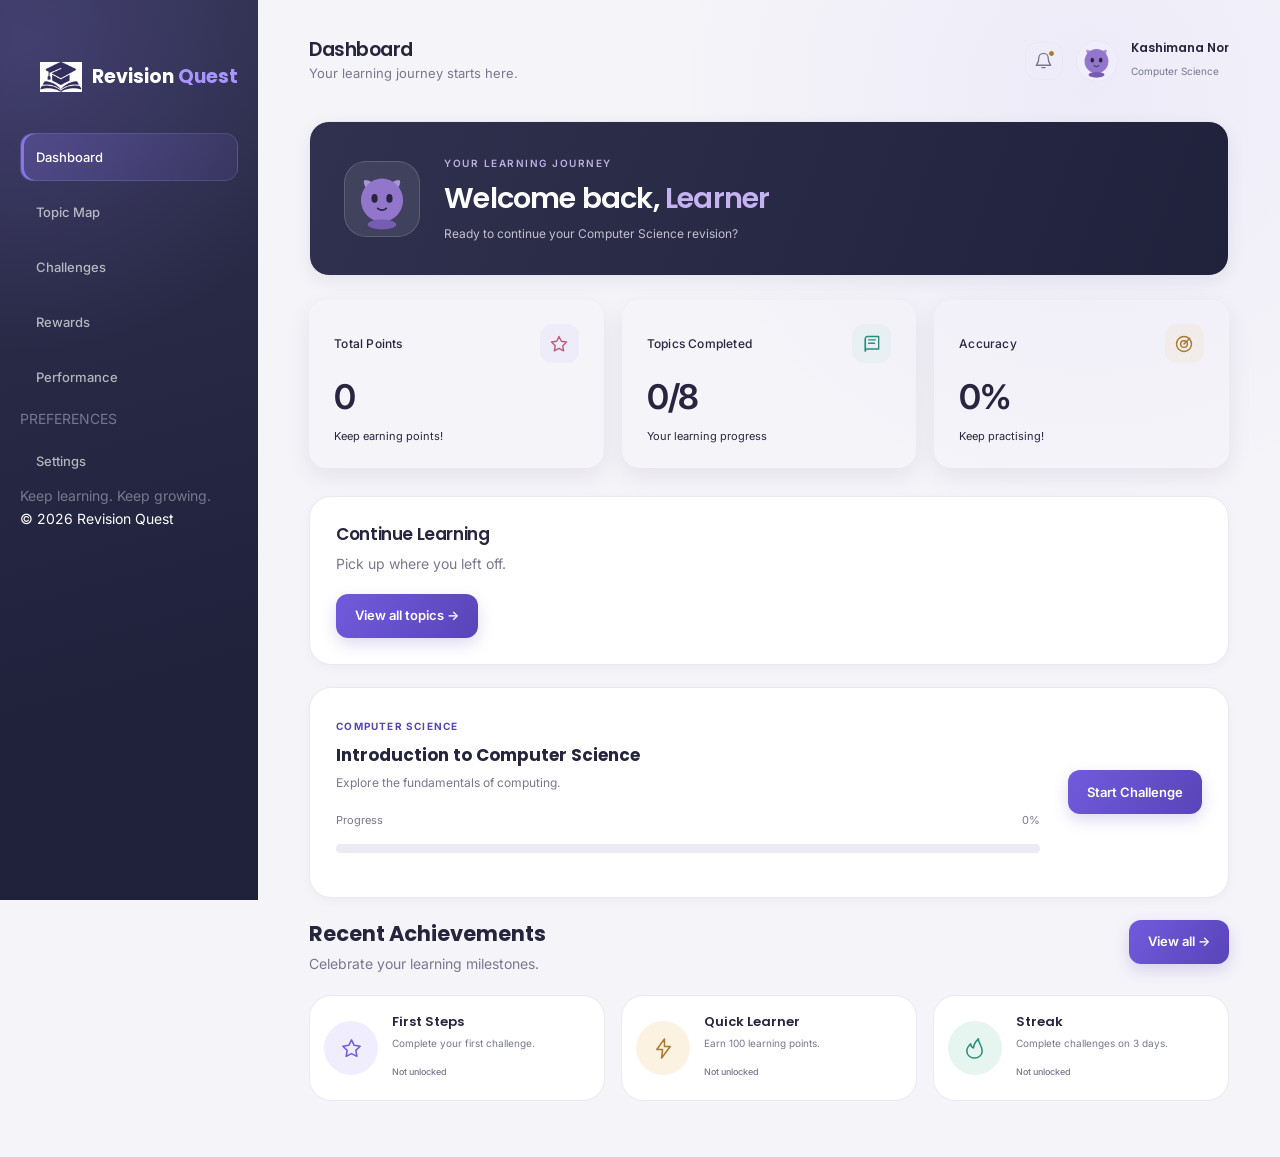
<file: index.html>
<!doctype html>
<html lang="en">
  <head>
    <meta charset="UTF-8" />
    <meta name="viewport" content="width=device-width, initial-scale=1.0" />
    <meta
      name="description"
      content="Subject Revision Quest - Make learning an adventure."
    />
    <title>Subject Revision Quest | Dashboard</title>

    <!-- Google Fonts -->
    <link rel="preconnect" href="https://fonts.googleapis.com" />
    <link rel="preconnect" href="https://fonts.gstatic.com" crossorigin />
    <link
      href="https://fonts.googleapis.com/css2?family=Inter:wght@400;500;600;700&family=Poppins:wght@500;600;700&display=swap"
      rel="stylesheet"
    />

    <!-- Main stylesheet -->
    <link rel="stylesheet" href="css/style.css" />

    <!-- JavaScript -->
    <script src="javascript/app.js" defer></script>
  </head>

  <body>
    <div class="app-container">
      <!-- SIDEBAR -->
      <aside class="sidebar">
        <div class="logo">
          <img src="img/logo.jpg" alt="Revision Quest" />
          <h1>Revision <span>Quest</span></h1>
        </div>

        <nav class="sidebar-navigation" aria-label="Main navigation">
          <a href="index.html" class="nav-link active"> Dashboard </a>

          <a href="topics.html" class="nav-link"> Topic Map </a>

          <a href="challenges.html" class="nav-link"> Challenges </a>

          <a href="rewards.html" class="nav-link"> Rewards </a>

          <a href="performance.html" class="nav-link"> Performance </a>

          <p class="nav-heading">PREFERENCES</p>

          <a href="settings.html" class="nav-link"> Settings </a>
        </nav>

        <div class="sidebar-footer">
          <p>Keep learning. Keep growing.</p>
          <span>© 2026 Revision Quest</span>
        </div>
      </aside>

      <!-- MAIN CONTENT -->
      <main class="main-content">
        <!-- TOP HEADER -->
        <header class="top-header">
          <div class="header-title">
            <h2>Dashboard</h2>
            <p>Your learning journey starts here.</p>
          </div>

          <div class="user-profile">
            <button
              class="notification-icon"
              type="button"
              aria-label="Notifications"
            >
              <svg viewBox="0 0 24 24" fill="none" aria-hidden="true">
                <path
                  d="M18 9A6 6 0 0 0 6 9C6 16 3 16 3 18H21C21 16 18 16 18 9Z"
                  stroke="currentColor"
                  stroke-width="1.7"
                  stroke-linecap="round"
                  stroke-linejoin="round"
                />
                <path
                  d="M10 21H14"
                  stroke="currentColor"
                  stroke-width="1.7"
                  stroke-linecap="round"
                />
              </svg>
              <span class="notification-dot"></span>
            </button>

            <div
              class="user-avatar"
              role="img"
              aria-label="Questling profile avatar"
            >
              <svg
                viewBox="0 0 100 100"
                role="img"
                aria-label="Questling mascot"
              >
                <path d="M25 35 Q12 10 37 25 L40 37" fill="#A895DB" />
                <path d="M75 35 Q88 10 63 25 L60 37" fill="#A895DB" />

                <ellipse cx="50" cy="52" rx="34" ry="35" fill="#9176CC" />

                <ellipse cx="38" cy="49" rx="5" ry="7" fill="#29233D" />
                <ellipse cx="62" cy="49" rx="5" ry="7" fill="#29233D" />

                <path
                  d="M43 65 Q50 71 57 65"
                  fill="none"
                  stroke="#29233D"
                  stroke-width="2.5"
                  stroke-linecap="round"
                />

                <ellipse cx="50" cy="91" rx="23" ry="8" fill="#765DB1" />
              </svg>
            </div>

            <div class="user-details">
              <h3>Kashimana Nor</h3>
              <span>Computer Science</span>
            </div>
          </div>
        </header>

        <!-- DASHBOARD VIEW -->
        <section class="page-section" id="dashboard">
          <!-- WELCOME SECTION -->

          <section class="welcome-banner">
            <div class="welcome-character">
              <svg
                viewBox="0 0 100 100"
                role="img"
                aria-label="Questling mascot"
              >
                <path d="M25 35 Q12 10 37 25 L40 37" fill="#A895DB" />
                <path d="M75 35 Q88 10 63 25 L60 37" fill="#A895DB" />

                <ellipse cx="50" cy="52" rx="34" ry="35" fill="#9176CC" />

                <ellipse cx="38" cy="49" rx="5" ry="7" fill="#29233D" />
                <ellipse cx="62" cy="49" rx="5" ry="7" fill="#29233D" />

                <path
                  d="M43 65 Q50 71 57 65"
                  fill="none"
                  stroke="#29233D"
                  stroke-width="2.5"
                  stroke-linecap="round"
                />

                <ellipse cx="50" cy="91" rx="23" ry="8" fill="#765DB1" />
              </svg>
            </div>

            <div class="welcome-copy">
              <span class="welcome-eyebrow">YOUR LEARNING JOURNEY</span>
              <h2>Welcome back, <span id="welcome-name">Learner</span></h2>
              <p>Ready to continue your Computer Science revision?</p>
            </div>
          </section>

          <!-- DASHBOARD STATISTICS -->
          <section class="statistics-section" aria-label="Learning statistics">
            <article class="stat-card">
              <div class="stat-card-top">
                <span class="stat-label">Total Points</span>
                <div class="stat-icon points-icon" aria-hidden="true">
                  <svg viewBox="0 0 24 24" fill="none">
                    <path
                      d="M12 3L14.8 8.7L21 9.6L16.5 14L17.6 20.2L12 17.3L6.4 20.2L7.5 14L3 9.6L9.2 8.7L12 3Z"
                      stroke="currentColor"
                      stroke-width="1.7"
                      stroke-linejoin="round"
                    />
                  </svg>
                </div>
              </div>

              <h3 id="total-points">0</h3>
              <span class="stat-caption">Keep earning points!</span>
            </article>

            <article class="stat-card">
              <div class="stat-card-top">
                <span class="stat-label">Topics Completed</span>
                <div class="stat-icon topics-icon" aria-hidden="true">
                  <svg viewBox="0 0 24 24" fill="none">
                    <path
                      d="M4 5.5A2.5 2.5 0 0 1 6.5 3H20V18H6.5A2.5 2.5 0 0 0 4 20.5V5.5Z"
                      stroke="currentColor"
                      stroke-width="1.7"
                      stroke-linejoin="round"
                    />
                    <path
                      d="M4 5.5V20.5M8 7H16M8 11H15"
                      stroke="currentColor"
                      stroke-width="1.7"
                      stroke-linecap="round"
                    />
                  </svg>
                </div>
              </div>

              <h3 id="completed-topics">0/8</h3>
              <span class="stat-caption">Your learning progress</span>
            </article>

            <article class="stat-card">
              <div class="stat-card-top">
                <span class="stat-label">Accuracy</span>
                <div class="stat-icon accuracy-icon" aria-hidden="true">
                  <svg viewBox="0 0 24 24" fill="none">
                    <circle
                      cx="12"
                      cy="12"
                      r="9"
                      stroke="currentColor"
                      stroke-width="1.7"
                    />
                    <circle
                      cx="12"
                      cy="12"
                      r="4"
                      stroke="currentColor"
                      stroke-width="1.7"
                    />
                    <path
                      d="M12 12L19 5"
                      stroke="currentColor"
                      stroke-width="1.7"
                      stroke-linecap="round"
                    />
                  </svg>
                </div>
              </div>

              <h3 id="accuracy">0%</h3>
              <span class="stat-caption">Keep practising!</span>
            </article>
          </section>

          <!-- LEARNING PROGRESS -->
          <section class="learning-section">
            <div class="section-heading">
              <div>
                <h2>Continue Learning</h2>
                <p>Pick up where you left off.</p>
              </div>

              <button class="text-button" type="button" data-view="topics">
                <span>View all topics</span>
                <span class="button-arrow" aria-hidden="true">→</span>
              </button>
            </div>

            <article class="learning-card">
              <div class="learning-details">
                <span class="category-label">COMPUTER SCIENCE</span>

                <h3>Introduction to Computer Science</h3>

                <p>Explore the fundamentals of computing.</p>

                <div class="progress-information">
                  <span>Progress</span>
                  <span id="learning-progress-text">0%</span>
                </div>

                <progress id="learning-progress" value="0" max="100">
                  0%
                </progress>
              </div>

              <button
                class="primary-button"
                type="button"
                data-view="challenges"
              >
                Start Challenge
              </button>
            </article>
          </section>

          <!-- ACHIEVEMENTS -->
          <section class="achievements-section">
            <div class="achievements-heading">
              <div>
                <h2>Recent Achievements</h2>
                <p>Celebrate your learning milestones.</p>
              </div>

              <button class="text-button" type="button" data-view="rewards">
                View all →
              </button>
            </div>

            <div class="achievement-list">
              <article class="achievement-card">
                <div class="achievement-icon first-steps-icon">
                  <svg viewBox="0 0 24 24" fill="none" aria-hidden="true">
                    <path
                      d="M12 3L14.8 8.7L21 9.6L16.5 14L17.6 20.2L12 17.3L6.4 20.2L7.5 14L3 9.6L9.2 8.7L12 3Z"
                      stroke="currentColor"
                      stroke-width="1.6"
                      stroke-linejoin="round"
                    />
                  </svg>
                </div>

                <div class="achievement-details">
                  <h3>First Steps</h3>
                  <p>Complete your first challenge.</p>
                  <span class="achievement-status">Not unlocked</span>
                </div>
              </article>

              <article class="achievement-card">
                <div class="achievement-icon quick-learner-icon">
                  <svg viewBox="0 0 24 24" fill="none" aria-hidden="true">
                    <path
                      d="M13 2L5 13H11L10 22L19 10H13L13 2Z"
                      stroke="currentColor"
                      stroke-width="1.6"
                      stroke-linejoin="round"
                    />
                  </svg>
                </div>

                <div class="achievement-details">
                  <h3>Quick Learner</h3>
                  <p>Earn 100 learning points.</p>
                  <span class="achievement-status">Not unlocked</span>
                </div>
              </article>

              <article class="achievement-card">
                <div class="achievement-icon consistency-icon">
                  <svg viewBox="0 0 24 24" fill="none" aria-hidden="true">
                    <path
                      d="M12 22C7.5 22 4 18.8 4 14.5C4 11.4 6 9 8 7C8 10 10 11 11 11.5C11 7.5 14 4 16 2C16 6 20 9.5 20 14.5C20 18.8 16.5 22 12 22Z"
                      stroke="currentColor"
                      stroke-width="1.6"
                      stroke-linejoin="round"
                    />
                  </svg>
                </div>

                <div class="achievement-details">
                  <h3>Streak</h3>
                  <p>Complete challenges on 3 days.</p>
                  <span class="achievement-status">Not unlocked</span>
                </div>
              </article>
            </div>
          </section>
        </section>

        <!-- CHALLENGES VIEW -->
        <section class="page-section" id="challenges" hidden>
          <h2>Practice Challenges</h2>
          <p>Test your knowledge and earn points.</p>
          <div id="quiz-container"></div>
        </section>

        <!-- REWARDS VIEW -->
        <section class="page-section" id="rewards" hidden>
          <h2>My Rewards</h2>
          <p>Track your achievements and milestones.</p>
          <div id="rewards-container"></div>
        </section>

        <!-- PERFORMANCE VIEW -->
        <section class="page-section" id="performance" hidden>
          <h2>My Performance</h2>
          <p>See how far you've come in your learning journey.</p>
          <div id="performance-container"></div>
        </section>

        <!-- SETTINGS VIEW -->
        <section class="page-section" id="settings" hidden>
          <h2>Settings</h2>
          <p>Manage your learning preferences.</p>
          <button type="button" id="reset-progress">Reset Progress</button>
        </section>
      </main>
    </div>
  </body>
</html>
</file>
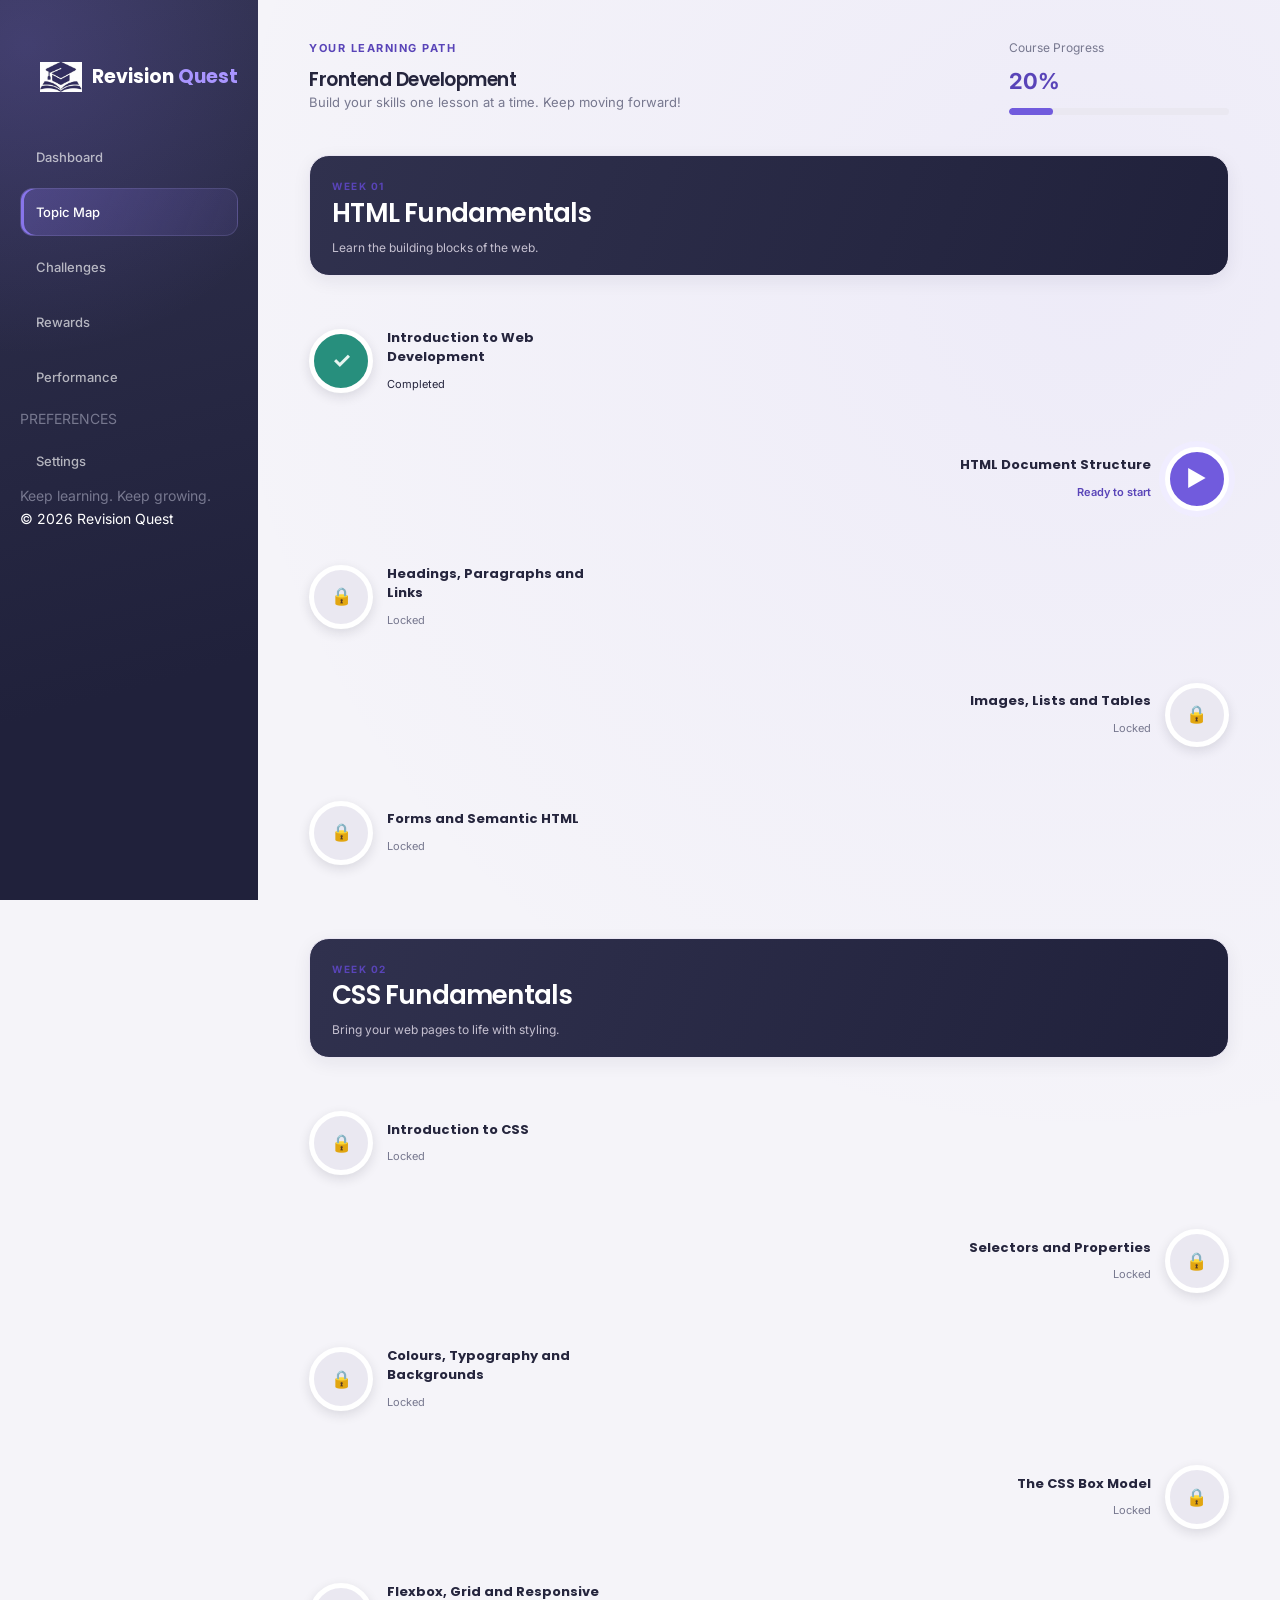
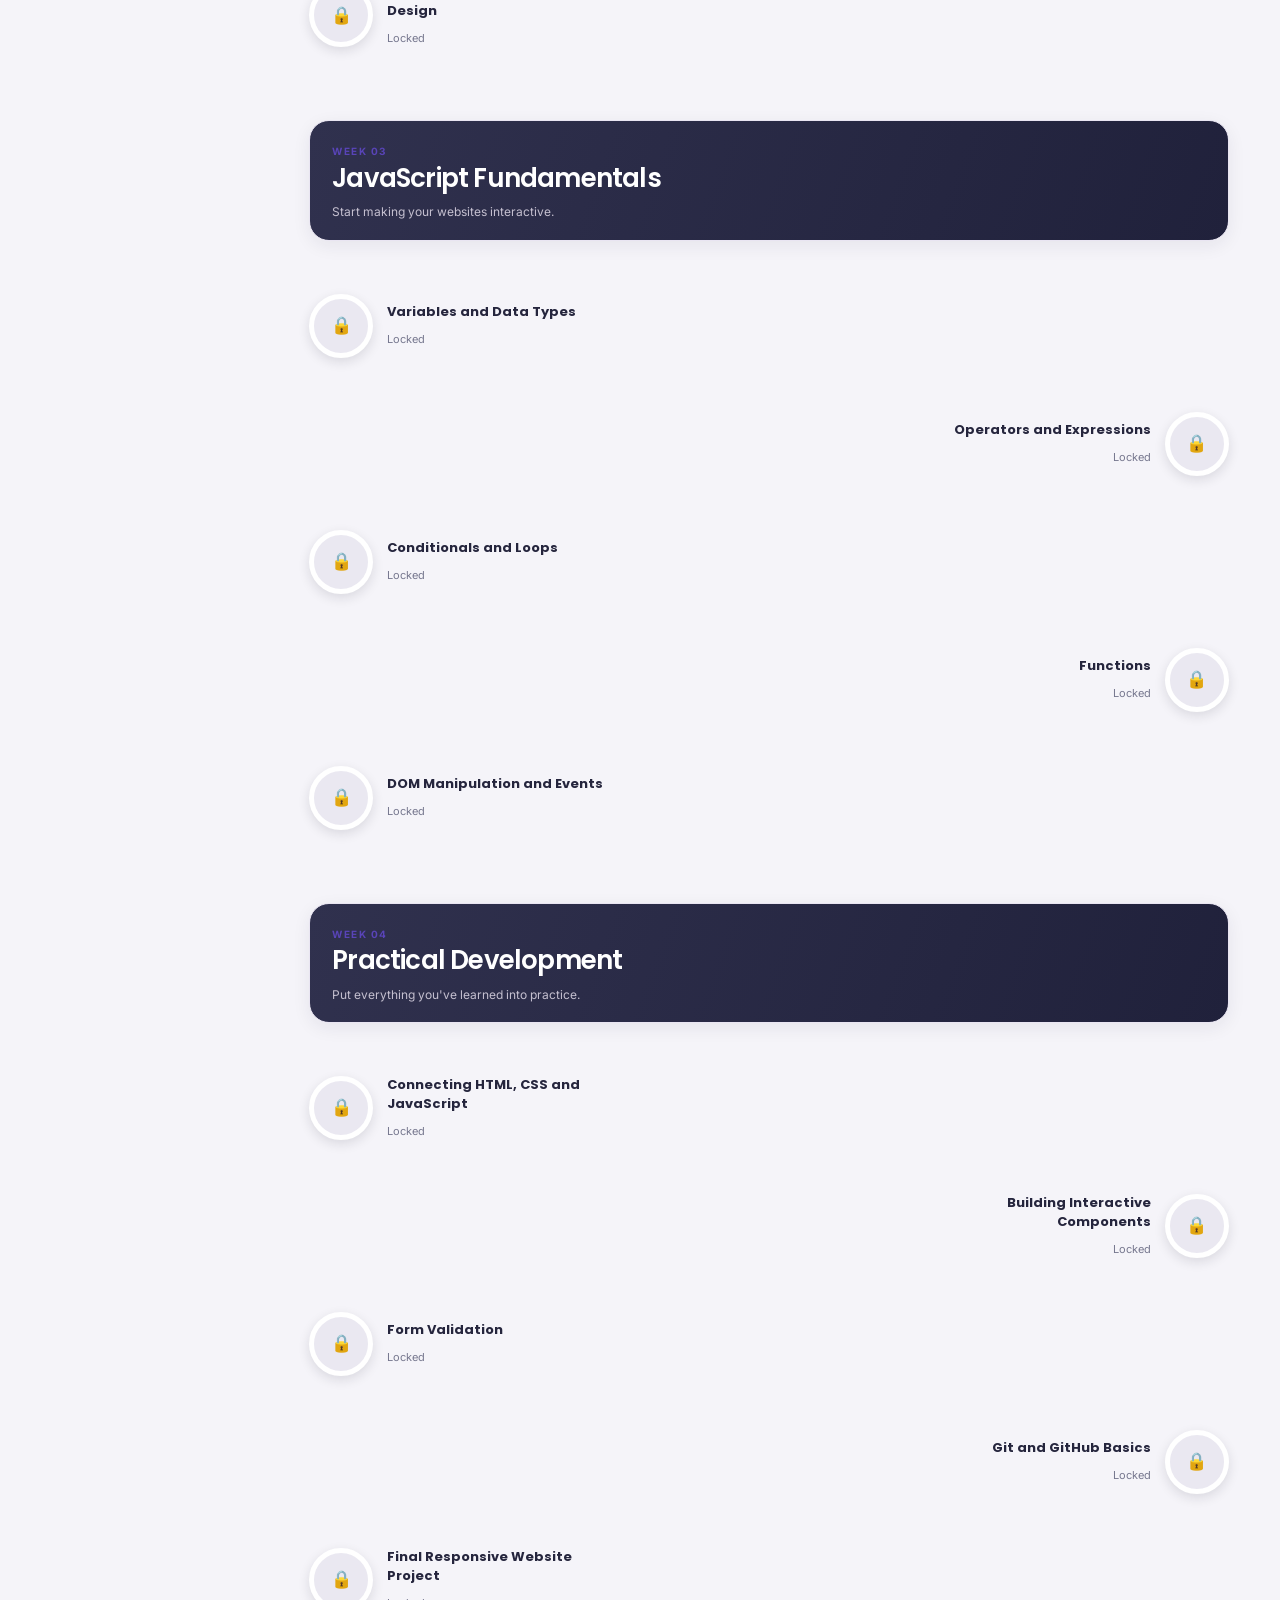
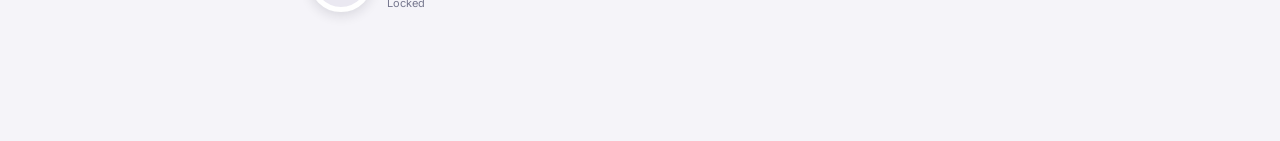
<file: topics.html>
<!doctype html>
<html lang="en">
  <head>
    <meta charset="UTF-8" />
    <meta name="viewport" content="width=device-width, initial-scale=1.0" />
    <meta
      name="description"
      content="Subject Revision Quest - Make learning an adventure."
    />
    <title>Subject Revision Quest | Dashboard</title>

    <!-- Google Fonts -->
    <link rel="preconnect" href="https://fonts.googleapis.com" />
    <link rel="preconnect" href="https://fonts.gstatic.com" crossorigin />
    <link
      href="https://fonts.googleapis.com/css2?family=Inter:wght@400;500;600;700&family=Poppins:wght@500;600;700&display=swap"
      rel="stylesheet"
    />

    <!-- Main stylesheet -->
    <link rel="stylesheet" href="css/style.css" />

    <!-- JavaScript -->
    <script src="javascript/app.js" defer></script>
  </head>

  <body>
    <div class="app-container">
      <!-- SIDEBAR -->
      <aside class="sidebar">
        <div class="logo">
          <img src="img/logo.jpg" alt="Revision Quest" />
          <h1>Revision <span>Quest</span></h1>
        </div>

        <nav class="sidebar-navigation" aria-label="Main navigation">
          <a href="index.html" class="nav-link"> Dashboard </a>

          <a href="topics.html" class="nav-link active"> Topic Map </a>

          <a href="challenges.html" class="nav-link"> Challenges </a>

          <a href="rewards.html" class="nav-link"> Rewards </a>

          <a href="performance.html" class="nav-link"> Performance </a>

          <p class="nav-heading">PREFERENCES</p>

          <a href="settings.html" class="nav-link"> Settings </a>
        </nav>

        <div class="sidebar-footer">
          <p>Keep learning. Keep growing.</p>
          <span>© 2026 Revision Quest</span>
        </div>
      </aside>

      <main class="main-content">
        <!-- Topic Map Heading -->
        <section class="topic-map-header">
          <div>
            <p class="eyebrow">YOUR LEARNING PATH</p>
            <h2>Frontend Development</h2>
            <p>Build your skills one lesson at a time. Keep moving forward!</p>
          </div>

          <div class="course-progress">
            <span>Course Progress</span>
            <strong>20%</strong>
            <div class="progress-track">
              <div class="progress-fill" style="width: 20%"></div>
            </div>
          </div>
        </section>

        <!-- LEARNING AREA -->
        <section class="learning-area" id="learningArea" hidden>
          <div class="learning-area-header">
            <div>
              <p class="eyebrow">YOUR CURRENT LESSON</p>
              <h2 id="lessonTitle">HTML Document Structure</h2>
            </div>

            <button type="button" id="closeLesson">Back to Topic Map</button>
          </div>

          <!-- VIDEO SECTION -->
          <div class="activity-section">
            <h3>1. Watch and Learn</h3>
            <div class="video-container" id="videoContainer">
              <p>Your lesson video will appear here.</p>
            </div>
          </div>

          <!-- CODING SECTION -->

          <div class="activity-section">
            <h3>2. Coding Practice</h3>

            <div class="exercise-instructions">
              <h4>Your Challenge</h4>
              <p>Create a simple HTML page containing:</p>
              <ul>
                <li>A heading that says "Welcome to My Website".</li>
                <li>A paragraph that says "I am learning web development".</li>
                <li>A link to https://www.google.com.</li>
              </ul>
            </div>

            <label for="codeEditor">Write your HTML code below:</label>

            <textarea
              id="codeEditor"
              placeholder="Write your HTML code here..."
              rows="12"
              spellcheck="false"
            >
            </textarea>

            <button type="button" id="submitCode">Submit Code</button>

            <div id="codeFeedback" aria-live="polite"></div>
          </div>

          <!-- QUIZ SECTION -->
          <div class="activity-section">
            <h3>3. Test Your Knowledge</h3>
            <div id="quizContainer">
              <p>Your lesson quiz will appear here.</p>
            </div>
          </div>
        </section>

        <!-- Topic Map -->
        <section class="topic-map-section">
          <!-- Week 1 -->
          <div class="week-section">
            <div class="week-heading">
              <span>WEEK 01</span>
              <h3>HTML Fundamentals</h3>
              <p>Learn the building blocks of the web.</p>
            </div>

            <div class="lesson-path">
              <div
                class="lesson-node completed"
                data-topic-id="introduction-to-web-development"
                role="button"
                tabindex="0"
              >
                <div class="lesson-circle">✓</div>
                <div class="lesson-info">
                  <h4>Introduction to Web Development</h4>
                  <span>Completed</span>
                </div>
              </div>

              <div
                class="lesson-node available"
                data-topic-id="html-document-structure"
                role="button"
                tabindex="0"
              >
                <div class="lesson-circle">▶</div>
                <div class="lesson-info">
                  <h4>HTML Document Structure</h4>
                  <span>Ready to start</span>
                </div>
              </div>

              <div
                class="lesson-node locked"
                data-topic-id="headings-paragraphs-and-links"
                role="button"
                tabindex="0"
              >
                <div class="lesson-circle">🔒</div>
                <div class="lesson-info">
                  <h4>Headings, Paragraphs and Links</h4>
                  <span>Locked</span>
                </div>
              </div>

              <div
                class="lesson-node locked"
                data-topic-id="images-lists-tables"
                role="button"
                tabindex="0"
              >
                <div class="lesson-circle">🔒</div>
                <div class="lesson-info">
                  <h4>Images, Lists and Tables</h4>
                  <span>Locked</span>
                </div>
              </div>

              <div
                class="lesson-node locked"
                data-topic-id="forms-semantic-html"
                role="button"
                tabindex="0"
              >
                <div class="lesson-circle">🔒</div>
                <div class="lesson-info">
                  <h4>Forms and Semantic HTML</h4>
                  <span>Locked</span>
                </div>
              </div>
            </div>
          </div>

          <!-- Week 2 -->
          <div class="week-section">
            <div class="week-heading">
              <span>WEEK 02</span>
              <h3>CSS Fundamentals</h3>
              <p>Bring your web pages to life with styling.</p>
            </div>

            <div class="lesson-path">
              <div class="lesson-node locked">
                <div class="lesson-circle">🔒</div>
                <div class="lesson-info">
                  <h4>Introduction to CSS</h4>
                  <span>Locked</span>
                </div>
              </div>

              <div class="lesson-node locked">
                <div class="lesson-circle">🔒</div>
                <div class="lesson-info">
                  <h4>Selectors and Properties</h4>
                  <span>Locked</span>
                </div>
              </div>

              <div class="lesson-node locked">
                <div class="lesson-circle">🔒</div>
                <div class="lesson-info">
                  <h4>Colours, Typography and Backgrounds</h4>
                  <span>Locked</span>
                </div>
              </div>

              <div class="lesson-node locked">
                <div class="lesson-circle">🔒</div>
                <div class="lesson-info">
                  <h4>The CSS Box Model</h4>
                  <span>Locked</span>
                </div>
              </div>

              <div class="lesson-node locked">
                <div class="lesson-circle">🔒</div>
                <div class="lesson-info">
                  <h4>Flexbox, Grid and Responsive Design</h4>
                  <span>Locked</span>
                </div>
              </div>
            </div>
          </div>

          <!-- Week 3 -->
          <div class="week-section">
            <div class="week-heading">
              <span>WEEK 03</span>
              <h3>JavaScript Fundamentals</h3>
              <p>Start making your websites interactive.</p>
            </div>

            <div class="lesson-path">
              <div class="lesson-node locked">
                <div class="lesson-circle">🔒</div>
                <div class="lesson-info">
                  <h4>Variables and Data Types</h4>
                  <span>Locked</span>
                </div>
              </div>

              <div class="lesson-node locked">
                <div class="lesson-circle">🔒</div>
                <div class="lesson-info">
                  <h4>Operators and Expressions</h4>
                  <span>Locked</span>
                </div>
              </div>

              <div class="lesson-node locked">
                <div class="lesson-circle">🔒</div>
                <div class="lesson-info">
                  <h4>Conditionals and Loops</h4>
                  <span>Locked</span>
                </div>
              </div>

              <div class="lesson-node locked">
                <div class="lesson-circle">🔒</div>
                <div class="lesson-info">
                  <h4>Functions</h4>
                  <span>Locked</span>
                </div>
              </div>

              <div class="lesson-node locked">
                <div class="lesson-circle">🔒</div>
                <div class="lesson-info">
                  <h4>DOM Manipulation and Events</h4>
                  <span>Locked</span>
                </div>
              </div>
            </div>
          </div>

          <!-- Week 4 -->
          <div class="week-section">
            <div class="week-heading">
              <span>WEEK 04</span>
              <h3>Practical Development</h3>
              <p>Put everything you've learned into practice.</p>
            </div>

            <div class="lesson-path">
              <div class="lesson-node locked">
                <div class="lesson-circle">🔒</div>
                <div class="lesson-info">
                  <h4>Connecting HTML, CSS and JavaScript</h4>
                  <span>Locked</span>
                </div>
              </div>

              <div class="lesson-node locked">
                <div class="lesson-circle">🔒</div>
                <div class="lesson-info">
                  <h4>Building Interactive Components</h4>
                  <span>Locked</span>
                </div>
              </div>

              <div class="lesson-node locked">
                <div class="lesson-circle">🔒</div>
                <div class="lesson-info">
                  <h4>Form Validation</h4>
                  <span>Locked</span>
                </div>
              </div>

              <div class="lesson-node locked">
                <div class="lesson-circle">🔒</div>
                <div class="lesson-info">
                  <h4>Git and GitHub Basics</h4>
                  <span>Locked</span>
                </div>
              </div>

              <div class="lesson-node locked">
                <div class="lesson-circle">🔒</div>
                <div class="lesson-info">
                  <h4>Final Responsive Website Project</h4>
                  <span>Locked</span>
                </div>
              </div>
            </div>
          </div>
        </section>
      </main>
    </div>
  </body>
</html>
</file>
<file: css/style.css>
/* 1. DESIGN TOKENS */

:root {
  /* Brand palette */
  --ink-950: #17172b;
  --ink-900: #20213b;
  --ink-800: #30314e;
  --ink-600: #656780;

  --violet-700: #5944b8;
  --violet-600: #715bdd;
  --violet-500: #8875eb;
  --violet-100: #f0edff;

  --jade-600: #278f7d;
  --jade-100: #e7f5f0;

  --champagne-600: #a97831;
  --champagne-100: #fbf2e2;

  --rose-600: #b65e78;
  --rose-100: #f9eaf0;

  /* Surfaces */
  --canvas: #f5f4f9;
  --surface: #ffffff;
  --surface-subtle: #faf9fc;
  --border: #eae8f1;

  /* Text */
  --text-primary: #25253d;
  --text-secondary: #77788f;
  --text-muted: #a0a0b2;
  --text-inverse: #ffffff;

  /* Shape and elevation */
  --radius-sm: 10px;
  --radius-md: 16px;
  --radius-lg: 22px;
  --radius-xl: 28px;

  --shadow-soft: 0 3px 12px rgba(29, 25, 65, 0.035);

  --shadow-card: 0 8px 28px rgba(29, 25, 65, 0.055);

  --shadow-elevated: 0 18px 48px rgba(29, 25, 65, 0.1);

  /* Layout */
  --sidebar-width: 258px;
  --content-max-width: 1440px;

  /* Motion */
  --transition-fast: 180ms ease;
  --transition-smooth: 280ms ease;
}

/* 2. RESET AND GLOBAL STYLES */

* {
  margin: 0;
  padding: 0;
  box-sizing: border-box;
}

html {
  scroll-behavior: smooth;
}

body {
  min-height: 100vh;
  background:
    radial-gradient(
      circle at 85% 8%,
      rgba(136, 117, 235, 0.07),
      transparent 27%
    ),
    var(--canvas);

  color: var(--text-primary);
  font-family: "Inter", sans-serif;
  font-size: 14px;
  line-height: 1.6;
  -webkit-font-smoothing: antialiased;
}

button,
input,
textarea,
select {
  font: inherit;
}

button {
  cursor: pointer;
}

button:focus-visible,
a:focus-visible {
  outline: 3px solid rgba(113, 91, 221, 0.45);
  outline-offset: 3px;
}

img {
  max-width: 100%;
  display: block;
}

h1,
h2,
h3,
h4 {
  color: var(--text-primary);
  font-family: "Poppins", sans-serif;
  line-height: 1.3;
}

p {
  color: var(--text-secondary);
}

[hidden] {
  display: none !important;
}

/* 3. MAIN APPLICATION LAYOUT */

.app-container {
  display: grid;
  grid-template-columns: var(--sidebar-width) minmax(0, 1fr);
  min-height: 100vh;
}

/* 4. SIDEBAR */

.sidebar {
  position: sticky;
  top: 0;
  height: 100vh;
  display: flex;
  flex-direction: column;
  padding: 32px 20px;

  color: var(--text-inverse);

  background:
    radial-gradient(
      circle at 10% 5%,
      rgba(136, 117, 235, 0.22),
      transparent 35%
    ),
    linear-gradient(165deg, var(--ink-800), var(--ink-900) 75%);

  overflow-y: auto;
  z-index: 10;
}

.logo {
  display: flex;
  align-items: center;
  gap: 10px;
  padding: 24px 20px 35px;
}

.logo img {
  width: 42px;
  height: 42px;
  object-fit: contain;
}

.logo h1 {
  font-size: 19px;
  font-weight: 700;
  color: #ffffff;
  white-space: nowrap;
}

.logo h1 span {
  color: #a995ff;
}
/* Navigation */

.sidebar nav {
  display: flex;
  flex-direction: column;
  gap: 7px;
}

.nav-link {
  display: flex;
  align-items: center;
  width: 100%;
  min-height: 48px;
  padding: 12px 15px;
  text-decoration: none;
  border: 1px solid transparent;
  border-radius: 13px;
  background: transparent;
  cursor: pointer;
  color: rgba(255, 255, 255, 0.66);
  text-align: left;
  font-size: 13px;
  font-weight: 500;

  transition:
    background var(--transition-fast),
    color var(--transition-fast),
    border-color var(--transition-fast),
    transform var(--transition-fast);
}

.nav-link:hover {
  background: rgba(255, 255, 255, 0.075);
  color: var(--text-inverse);
  transform: translateX(2px);
}

.nav-link.active {
  background: linear-gradient(
    110deg,
    rgba(136, 117, 235, 0.29),
    rgba(136, 117, 235, 0.11)
  );

  border-color: rgba(184, 171, 255, 0.16);
  color: #ffffff;
  box-shadow: inset 3px 0 0 var(--violet-500);
}

/* 5. MAIN CONTENT AREA */

.main-content {
  width: 100%;
  max-width: var(--content-max-width);
  min-width: 0;
  margin: 0 auto;
  padding: 38px clamp(22px, 4vw, 58px) 56px;
}

/* 6. TOP HEADER */

.top-header {
  display: flex;
  align-items: center;
  justify-content: space-between;
  gap: 20px;
  margin-bottom: 38px;
}

.top-header p {
  font-size: 13px;
  color: var(--text-secondary);
}

.top-header h2 {
  font-size: 19px;
  font-weight: 600;
  letter-spacing: -0.5px;
}

/* USER PROFILE */

.user-profile {
  display: flex;
  align-items: center;
  gap: 13px;
}

.notification-icon {
  position: relative;
  display: grid;
  place-items: center;

  width: 38px;
  height: 38px;

  color: var(--text-secondary);
  background: transparent;
  border: 1px solid var(--border);
  border-radius: 12px;

  cursor: pointer;
  transition:
    background 0.2s ease,
    color 0.2s ease;
}

.notification-icon svg {
  width: 19px;
  height: 19px;
}

.notification-icon:hover {
  color: var(--text-primary);
  background: var(--violet-100);
}

.notification-dot {
  position: absolute;
  top: 7px;
  right: 7px;

  width: 7px;
  height: 7px;

  background: var(--champagne-600);
  border: 1px solid var(--surface);
  border-radius: 50%;
}

.user-avatar {
  width: 42px;
  height: 42px;
  flex-shrink: 0;

  display: grid;
  place-items: center;

  background: var(--violet-100);
  border: 1px solid var(--border);
  border-radius: 50%;
  overflow: hidden;
}

.user-avatar svg {
  width: 35px;
  height: 35px;
}

.user-details h3 {
  margin: 0 0 4px;
  color: var(--text-primary);
  font-size: 12px;
  font-weight: 600;
}

.user-details span {
  color: var(--text-secondary);
  font-size: 10px;
}

/* REFINED WELCOME BANNER */

.welcome-banner {
  display: flex;
  align-items: center;
  justify-content: flex-start;
  gap: 24px;

  min-height: 155px;
  padding: 28px 34px;
  margin-bottom: 24px;

  border: 1px solid #e9e5f2;
  border-radius: 20px;

  background: linear-gradient(110deg, var(--ink-800), var(--ink-900));

  box-shadow: 0 5px 18px rgba(35, 29, 58, 0.07);
}

.welcome-character {
  display: grid;
  place-items: center;
  flex-shrink: 0;

  width: 76px;
  height: 76px;

  border: 1px solid rgba(255, 255, 255, 0.15);
  border-radius: 22px;

  background: rgba(255, 255, 255, 0.09);
}

.welcome-character svg {
  width: 62px;
  height: 62px;
}

.welcome-copy {
  position: relative;
  z-index: 1;
}

.welcome-eyebrow {
  display: block;
  margin-bottom: 9px;

  color: #beb0e2;
  font-size: 10px;
  font-weight: 600;
  letter-spacing: 1.5px;
}

.welcome-copy h2 {
  color: #ffffff;
  font-size: clamp(22px, 2.5vw, 29px);
  font-weight: 600;
  letter-spacing: -0.8px;
}

.welcome-copy h2 span {
  color: #c5b3f1;
}

.welcome-copy p {
  margin-top: 7px;
  color: #c5c0d0;
  font-size: 12px;
}

@media (max-width: 480px) {
  .welcome-banner {
    gap: 15px;
    padding: 22px 17px;
    min-height: 130px;
  }

  .welcome-character {
    width: 60px;
    height: 60px;
    border-radius: 17px;
  }

  .welcome-character svg {
    width: 50px;
    height: 50px;
  }

  .welcome-copy h2 {
    font-size: 19px;
  }

  .welcome-copy p {
    font-size: 10px;
  }
}

/* DASHBOARD STATISTICS */

.statistics-section {
  display: grid;
  grid-template-columns: repeat(3, minmax(0, 1fr));
  gap: 18px;
  margin-bottom: 28px;
}

.stat-card {
  position: relative;
  min-width: 0;
  padding: 23px 24px;

  display: flex;
  flex-direction: column;
  gap: 12px;

  border: 1px solid rgba(255, 255, 255, 0.09);
  border-radius: 18px;

  box-shadow: 0 8px 24px rgba(35, 29, 58, 0.08);

  overflow: hidden;

  transition:
    transform 0.25s ease,
    border-color 0.25s ease,
    box-shadow 0.25s ease;
}

.stat-card:hover {
  transform: translateY(-4px);
  border-color: rgba(197, 179, 241, 0.4);
  box-shadow: 0 12px 28px rgba(35, 29, 58, 0.15);
}

.stat-card-top {
  display: flex;
  align-items: center;
  justify-content: space-between;
  gap: 12px;
}

.stat-label {
  color: #29243f;
  font-size: 12px;
  font-weight: 500;
  letter-spacing: 0.2px;
}

.stat-icon {
  width: 39px;
  height: 39px;

  display: grid;
  place-items: center;
  flex-shrink: 0;

  border-radius: 12px;
}

.stat-icon svg {
  width: 20px;
  height: 20px;
}

.points-icon {
  color: #b65e78;
  background: rgba(197, 179, 241, 0.13);
}

.topics-icon {
  color: #278f7d;
  background: rgba(157, 216, 193, 0.13);
}

.accuracy-icon {
  color: #a97831;
  background: rgba(231, 197, 139, 0.13);
}

.stat-card h3 {
  margin: 3px 0 0;

  color: #29243f;
  font-family: "Inter", sans-serif;
  font-size: clamp(27px, 3vw, 34px);
  font-weight: 650;
  letter-spacing: -1.2px;
  line-height: 1.1;
}

.stat-caption {
  color: #29243f;
  font-size: 11px;
  line-height: 1.5;
}

/* TABLET */

@media (max-width: 900px) {
  .statistics-section {
    gap: 12px;
  }

  .stat-card {
    padding: 19px;
  }
}

/* MOBILE */

@media (max-width: 600px) {
  .statistics-section {
    grid-template-columns: 1fr;
    gap: 12px;
  }

  .stat-card {
    padding: 18px 20px;
  }

  .stat-card h3 {
    font-size: 28px;
  }
}

/* 9. DASHBOARD PANELS */

.learning-card,
.section-heading,
.achievements-card,
.panel,
.topic-card,
.quiz-card {
  background: var(--surface);
  border: 1px solid var(--border);
  border-radius: var(--radius-lg);
  box-shadow: var(--shadow-soft);
}

.learning-card,
.section-heading,
.achievements-card {
  padding: 26px;
  margin-bottom: 22px;
}

.learning-card h2,
.section-heading h2,
.achievements-card h2 {
  margin-bottom: 8px;
  font-size: 17px;
  font-weight: 600;
  letter-spacing: -0.4px;
}

.learning-card p,
.section-heading p {
  margin-bottom: 18px;
}

.learning-card {
  display: flex;
  align-items: center;
  justify-content: space-between;
  gap: 28px;
}

.learning-details {
  flex: 1;
  min-width: 0;
}

.category-label {
  display: inline-block;
  margin-bottom: 10px;
  color: var(--violet-700);
  font-size: 10px;
  font-weight: 700;
  letter-spacing: 1.2px;
}

.learning-details h3 {
  margin-bottom: 7px;
  font-size: 17px;
}

.learning-details p {
  margin-bottom: 20px;
  font-size: 12px;
}

.progress-information {
  display: flex;
  justify-content: space-between;
  font-size: 11px;
  color: var(--text-secondary);
}

.learning-card .primary-button {
  flex-shrink: 0;
}

@media (max-width: 600px) {
  .learning-card {
    align-items: stretch;
    flex-direction: column;
    gap: 12px;
  }

  .learning-card .primary-button {
    width: 100%;
  }
}
/* 10. PROGRESS BAR */

progress {
  display: block;
  width: 100%;
  height: 9px;
  margin: 14px 0 18px;

  appearance: none;
  border: none;
  border-radius: 100px;
  overflow: hidden;

  background: #eceaf3;
}

progress::-webkit-progress-bar {
  background: #eceaf3;
  border-radius: 100px;
}

progress::-webkit-progress-value {
  background: linear-gradient(90deg, var(--violet-600), var(--violet-500));
  border-radius: 100px;
}

progress::-moz-progress-bar {
  background: linear-gradient(90deg, var(--violet-600), var(--violet-500));
  border-radius: 100px;
}

/* 11. BUTTONS */

button:not(.nav-link) {
  transition:
    transform var(--transition-fast),
    box-shadow var(--transition-fast),
    background var(--transition-fast);
}

.learning-card button,
.text-button,
.primary-button,
#reset-progress {
  min-height: 44px;
  padding: 11px 19px;

  border: none;
  border-radius: 12px;

  background: linear-gradient(125deg, var(--violet-600), var(--violet-700));

  color: #ffffff;
  font-size: 13px;
  font-weight: 600;

  box-shadow: 0 6px 16px rgba(89, 68, 184, 0.2);
}

.learning-card button:hover,
.text-button:hover,
.primary-button:hover,
#reset-progress:hover {
  transform: translateY(-2px);
  box-shadow: 0 9px 20px rgba(89, 68, 184, 0.27);
}

.learning-card button:active,
.primary-button:active,
#reset-progress:active {
  transform: translateY(0);
}

/* 12. ACHIEVEMENTS */
/* SECTION HEADING */

.achievements-heading {
  display: flex;
  align-items: center;
  justify-content: space-between;
  gap: 20px;
  margin-bottom: 20px;
}

.achievements-heading > div {
  min-width: 0;
}

.achievements-heading h2 {
  margin-bottom: 6px;
}

/* KEEP BUTTON AT THE TOP RIGHT */

.achievements-heading .text-button {
  flex-shrink: 0;
  align-self: flex-start;
}
/* ACHIEVEMENT BADGES */

.achievement-list {
  display: grid;
  grid-template-columns: repeat(3, minmax(0, 1fr));
  gap: 16px;
}

.achievement-card {
  display: flex;
  align-items: center;
  gap: 14px;

  min-width: 0;
  padding: 18px 14px;

  background: var(--surface);
  border: 1px solid var(--border);
  border-radius: var(--radius-lg);

  transition:
    transform 0.25s ease,
    border-color 0.25s ease,
    box-shadow 0.25s ease;
}

.achievement-card:hover {
  transform: translateY(-3px);
  border-color: var(--violet-600);
  box-shadow: var(--shadow-soft);
}

/* CIRCULAR BADGES */

.achievement-icon {
  width: 54px;
  height: 54px;
  flex-shrink: 0;

  display: grid;
  place-items: center;

  border-radius: 50%;
}

.achievement-icon svg {
  width: 23px;
  height: 23px;
}

.first-steps-icon {
  color: var(--violet-600);
  background: var(--violet-100);
}

.quick-learner-icon {
  color: var(--champagne-600);
  background: var(--champagne-100);
}

.consistency-icon {
  color: var(--jade-600);
  background: var(--jade-100);
}

/* ACHIEVEMENT INFORMATION */

.achievement-details {
  min-width: 0;
}

.achievement-details h3 {
  margin-bottom: 5px;
  color: var(--text-primary);
  font-size: 13px;
  font-weight: 600;
}

.achievement-details p {
  margin-bottom: 8px;
  color: var(--text-secondary);
  font-size: 10px;
  line-height: 1.5;
}

.achievement-status {
  display: inline-block;
  color: var(--text-secondary);
  font-size: 9px;
  font-weight: 500;
}

/* TABLET */

@media (max-width: 900px) {
  .achievement-list {
    grid-template-columns: 1fr;
  }

  .achievement-card {
    padding: 16px;
  }
}

/* 13. TOPIC AND CHALLENGE VIEWS */

#topic-list,
#rewards-container,
#performance-container {
  display: grid;
  grid-template-columns: repeat(2, minmax(0, 1fr));
  gap: 18px;
}

.topic-card,
.quiz-card {
  padding: 23px;
  transition:
    transform var(--transition-smooth),
    box-shadow var(--transition-smooth);
}

.topic-card:hover,
.quiz-card:hover {
  transform: translateY(-3px);
  box-shadow: var(--shadow-card);
}

.topic-card h3,
.quiz-card h3 {
  margin-bottom: 8px;
  font-size: 16px;
}

.topic-card p,
.quiz-card p {
  font-size: 13px;
}

/* 14. QUIZ AREA */

#quiz-container {
  max-width: 820px;
}

#quiz-container button {
  min-height: 42px;
  margin: 8px 8px 0 0;
  padding: 10px 16px;

  border: 1px solid var(--border);
  border-radius: 11px;
  background: var(--surface);

  color: var(--text-primary);
}

#quiz-container button:hover {
  border-color: var(--violet-500);
  background: var(--violet-100);
}

/* 15. SETTINGS */

#reset-progress {
  background: linear-gradient(120deg, var(--rose-600), #a84f6a);

  box-shadow: 0 6px 16px rgba(182, 94, 120, 0.18);
}

/* 16. RESPONSIVE LAYOUTS */

/* Tablets and smaller laptops */

@media (max-width: 1050px) {
  :root {
    --sidebar-width: 220px;
  }

  .main-content {
    padding: 30px 26px 44px;
  }

  .stats-grid {
    gap: 12px;
  }

  .stat-card {
    padding: 19px;
  }
}

/* Mobile devices */

@media (max-width: 760px) {
  .app-container {
    grid-template-columns: 1fr;
  }

  .sidebar {
    position: relative;
    height: auto;
    padding: 18px;
  }

  .logo {
    margin: 0 0 16px;
    font-size: 18px;
  }

  .sidebar nav {
    display: grid;
    grid-template-columns: repeat(3, minmax(0, 1fr));
    gap: 8px;
  }

  .nav-link {
    justify-content: center;
    min-height: 42px;
    padding: 9px 6px;
    font-size: 11px;
    text-align: center;
  }

  .nav-link:hover {
    transform: none;
  }

  .nav-link.active {
    box-shadow: inset 0 -3px 0 var(--violet-500);
  }

  .main-content {
    padding: 26px 20px 40px;
  }

  .top-header {
    margin-bottom: 28px;
  }

  .stats-grid {
    grid-template-columns: 1fr;
  }

  .achievements-list {
    grid-template-columns: 1fr;
  }

  #topic-list,
  #rewards-container,
  #performance-container {
    grid-template-columns: 1fr;
  }
}

/* Very small screens */

@media (max-width: 420px) {
  .sidebar {
    padding: 15px 12px;
  }

  .sidebar nav {
    grid-template-columns: repeat(2, minmax(0, 1fr));
  }

  .main-content {
    padding: 22px 15px 34px;
  }

  .welcome-section h1 {
    font-size: 25px;
  }

  .learning-card,
  .achievements-card {
    padding: 19px;
  }

  .stat-card {
    padding: 18px;
  }
}

/* 17. ACCESSIBILITY: REDUCED MOTION */

@media (prefers-reduced-motion: reduce) {
  *,
  *::before,
  *::after {
    scroll-behavior: auto !important;
    animation-duration: 0.01ms !important;
    transition-duration: 0.01ms !important;
  }
}

/* ==============================
   TOPIC MAP PAGE
================================ */

.topic-map-header {
  display: flex;
  justify-content: space-between;
  align-items: center;
  gap: 30px;
  margin-bottom: 40px;
}

.topic-map-header .eyebrow {
  color: var(--violet-700);
  font-size: 11px;
  font-weight: 700;
  letter-spacing: 1.5px;
  margin-bottom: 10px;
}

.topic-map-header h2 {
  font-size: 19px;
  font-weight: 600;
  letter-spacing: -0.5px;
}

.topic-map-header p {
  font-size: 13px;
  color: var(--text-secondary);
}

.course-progress {
  width: 220px;
  flex-shrink: 0;
}

.course-progress span {
  display: block;
  color: var(--text-secondary);
  font-size: 12px;
  margin-bottom: 7px;
}

.course-progress strong {
  display: block;
  color: var(--violet-700);
  font-size: 22px;
  margin-bottom: 9px;
}

.progress-track {
  width: 100%;
  height: 7px;
  background: var(--border);
  border-radius: 20px;
  overflow: hidden;
}

.progress-fill {
  height: 100%;
  background: var(--violet-600);
  border-radius: inherit;
}

/* Weekly sections */

.week-section {
  margin-bottom: 45px;
}

.week-heading {
  margin-bottom: 25px;
  border: 1px solid #e9e5f2;
  border-radius: 20px;

  background: linear-gradient(110deg, var(--ink-800), var(--ink-900));

  box-shadow: 0 5px 18px rgba(35, 29, 58, 0.07);
  padding: 18px 22px;
}

.week-heading span {
  color: var(--violet-700);
  font-size: 10px;
  font-weight: 700;
  letter-spacing: 1.5px;
}

.week-heading h3 {
  color: #ffffff;
  
  font-size: 26px;
  font-weight: 600;
  letter-spacing: -0.8px;
}

.week-heading p {
  margin-top: 7px;
  color: #c5c0d0;
  font-size: 12px;
}

/* Winding lesson path */

.lesson-path {
  position: relative;
  display: flex;
  flex-direction: column;
  align-items: center;
  gap: 28px;
  padding: 15px 0;
}

/* Lesson nodes */

.lesson-node {
  position: relative;
  display: flex;
  align-items: center;
  gap: 14px;
  width: 50%;
  min-height: 90px;
  z-index: 1;
}

/* Alternate left and right */

.lesson-node:nth-child(odd) {
  align-self: flex-start;
  flex-direction: row;
}

.lesson-node:nth-child(even) {
  align-self: flex-end;
  flex-direction: row-reverse;
  text-align: right;
}

/* Lesson circles */

.lesson-circle {
  width: 64px;
  height: 64px;
  min-width: 64px;
  border-radius: 50%;
  display: flex;
  align-items: center;
  justify-content: center;
  font-size: 22px;
  font-weight: 700;
  border: 5px solid white;
  box-shadow: 0 4px 12px rgba(23, 23, 43, 0.12);
}

/* Completed lesson */

.lesson-node.completed .lesson-circle {
  background: var(--jade-600);
  color:  var(--jade-100);
}

/* Available lesson */

.lesson-node.available .lesson-circle {
  background: var(--violet-600);
  color: white;
  box-shadow: 0 0 0 6px var(--violet-100);
}

/* Locked lesson */

.lesson-node.locked .lesson-circle {
  background: var(--border);
  color: var(--text-secondary);
  font-size: 17px;
}

/* Lesson information */

.lesson-info {
  max-width: 220px;
}

.lesson-info h4 {
  color: var(--ink);
  font-size: 13px;
  line-height: 1.5;
  margin-bottom: 5px;
}

.lesson-info span {
  font-size: 11px;
  color: var(--text-secondary);
}

.lesson-node.completed .lesson-info span {
  color: var(--jade);
}

.lesson-node.available .lesson-info span {
  color: var(--violet-700);
  font-weight: 600;
}

/* Mobile layout */

@media (max-width: 768px) {
  .topic-map-header {
    flex-direction: column;
    align-items: flex-start;
  }

  .course-progress {
    width: 100%;
  }

  .lesson-node {
    width: 85%;
  }

  .lesson-circle {
    width: 56px;
    height: 56px;
    min-width: 56px;
  }
}

@media (max-width: 480px) {
  .topic-map-header h2 {
    font-size: 21px;
  }

  .lesson-node {
    width: 100%;
    gap: 10px;
  }

  .lesson-circle {
    width: 50px;
    height: 50px;
    min-width: 50px;
    font-size: 18px;
  }

  .lesson-info h4 {
    font-size: 11px;
  }
}


/* =================================
   LEARNING AREA
================================= */

.learning-area {
    display: flex;
    flex-direction: column;
    gap: 24px;
    margin-bottom: 35px;
}

.learning-area[hidden] {
    display: none;
}

.learning-area-header {
    display: flex;
    align-items: center;
    justify-content: space-between;
    gap: 20px;
    padding: 24px;
    background: var(--surface);
    border: 1px solid var(--border);
    border-radius: var(--radius-lg);
}

.learning-area-header h2 {
    color: var(--ink);
    font-size: 22px;
    margin-top: 7px;
}

.learning-area-header button,
.activity-section button {
    border: none;
    border-radius: 9px;
    padding: 11px 18px;
    background: var(--violet-700);
    color: white;
    font-family: inherit;
    font-size: 12px;
    font-weight: 600;
    cursor: pointer;
    transition: background 0.2s ease, transform 0.2s ease;
}

.learning-area-header button:hover,
.activity-section button:hover {
    background: var(--violet-800);
    transform: translateY(-2px);
}

/* Activity cards */

.activity-section {
    padding: 25px;
    background: var(--surface);
    border: 1px solid var(--border);
    border-radius: var(--radius-lg);
    box-shadow: var(--shadow-soft);
}

.activity-section h3 {
    color: var(--ink);
    font-size: 16px;
    margin-bottom: 15px;
}

.activity-section p {
    color: var(--text-secondary);
    font-size: 13px;
    margin-bottom: 15px;
}

/* Video container */

.video-container {
    width: 100%;
    aspect-ratio: 16 / 9;
    min-height: 0;
    background: var(--ink);
    border-radius: 12px;
    overflow: hidden;
}

.video-container iframe {
    width: 100%;
    height: 100%;
    border: none;
    display: block;
}

.video-container p {
    color: white;
    margin: 0;
}

/* Coding editor */

#codeEditor {
    width: 100%;
    min-height: 220px;
    resize: vertical;
    padding: 18px;
    background: #20213b;
    color: #e7e5ff;
    border: 1px solid #30314e;
    border-radius: 10px;
    font-family: "Courier New", monospace;
    font-size: 13px;
    line-height: 1.7;
    outline: none;
    margin-bottom: 15px;
}

#codeEditor:focus {
    border-color: var(--violet-600);
    box-shadow: 0 0 0 3px var(--violet-100);
}

#codeEditor::placeholder {
    color: #9293ad;
}

/* Quiz area */

#quizContainer {
    padding: 18px;
    background: var(--canvas);
    border-radius: 10px;
}

/* Responsive */

@media (max-width: 600px) {
    .learning-area-header {
        align-items: flex-start;
        flex-direction: column;
    }

    .learning-area-header button {
        width: 100%;
    }

    .activity-section {
        padding: 18px;
    }

    .video-container {
        min-height: 190px;
    }
}
</file>
